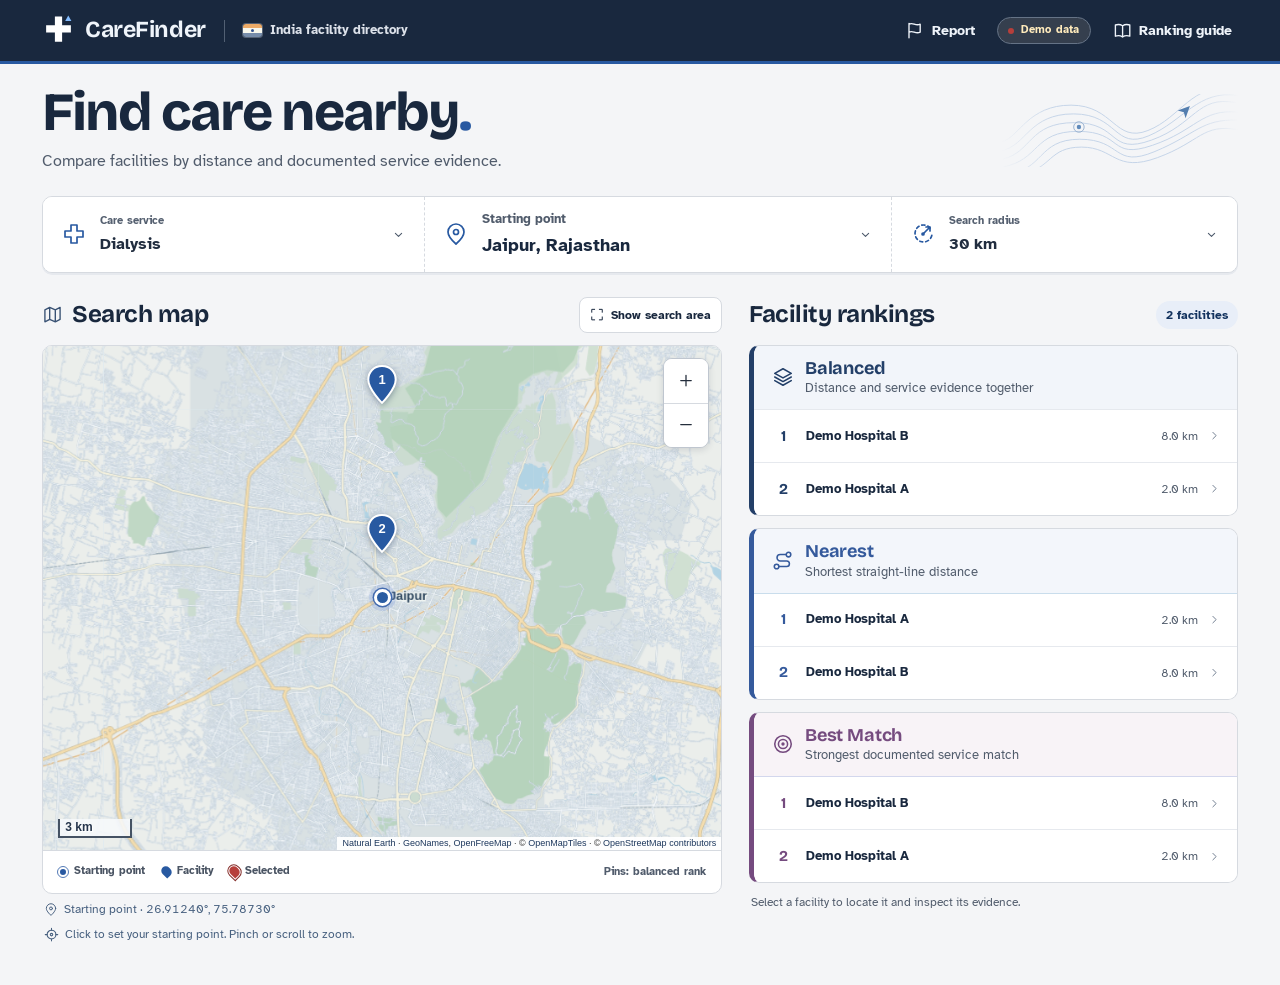
<file: CareFinder_JS/index.html>
<!doctype html>
<html lang="en">
  <head>
    <meta charset="utf-8" />
    <meta name="viewport" content="width=device-width, initial-scale=1" />
    <meta name="color-scheme" content="light" />
    <meta name="care-mode" content="standalone" />
    <meta name="care-suggestions" content="demo" />
    <script type="application/json" id="suggestion-examples">[]</script>
    <meta name="care-reports" content="preview" />
    <meta name="theme-color" content="#102848" />
    <title>CareFinder · India facility directory</title>
    <link
      rel="icon"
      href="data:image/svg+xml,%3Csvg xmlns='http://www.w3.org/2000/svg' viewBox='0 0 32 32'%3E%3Cpath d='M13 5h6v8h8v6h-8v8h-6v-8H5v-6h8z' fill='%23173153'/%3E%3C/svg%3E"
    />
    <link rel="stylesheet" href="leaflet.css" />
    <link rel="stylesheet" href="styles.css" />
    <script defer src="leaflet.js"></script>
    <script defer src="places.js"></script>
    <script defer src="india-geography.js"></script>
    <script defer src="geography.js"></script>
    <script defer src="streets-data.js"></script>
    <script defer src="streets.js"></script>
    <script defer src="demo.js"></script>
    <script defer src="report-form.js"></script>
    <script defer src="atlas.js"></script>
    <script defer src="service-suggestions.js"></script>
    <script defer src="carefinder.js"></script>
  </head>
  <body>
    <svg class="symbols" aria-hidden="true" xmlns="http://www.w3.org/2000/svg">
      <symbol id="i-cross" viewBox="0 0 24 24"><path d="M9 3h6v6h6v6h-6v6H9v-6H3V9h6z" /></symbol>
      <symbol id="i-scope" viewBox="0 0 24 24">
        <circle cx="12" cy="12" r="7" />
        <circle cx="12" cy="12" r="2" />
        <path d="M12 2v3m0 14v3M2 12h3m14 0h3" />
      </symbol>
      <symbol id="i-pin" viewBox="0 0 24 24">
        <path d="M20 10c0 5-8 12-8 12S4 15 4 10a8 8 0 0 1 16 0z" />
        <circle cx="12" cy="10" r="2.5" />
      </symbol>
      <symbol id="i-radius" viewBox="0 0 24 24">
        <path d="M19 6a8.5 8.5 0 1 0 2 6" stroke-dasharray="3 3" />
        <path d="m12 12 7-7m-4 0h4v4" />
        <circle cx="12" cy="12" r="1" />
      </symbol>
      <symbol id="i-chev" viewBox="0 0 24 24"><path d="m7 10 5 5 5-5" /></symbol>
      <symbol id="i-right" viewBox="0 0 24 24"><path d="m9 6 6 6-6 6" /></symbol>
      <symbol id="i-arrow" viewBox="0 0 24 24"><path d="M5 12h14m-6-6 6 6-6 6" /></symbol>
      <symbol id="i-external" viewBox="0 0 24 24"><path d="M14 4h6v6m0-6-10 10m8-1v6H4V6h6" /></symbol>
      <symbol id="i-guide" viewBox="0 0 24 24">
        <path d="M3 5c3-1 6-1 9 1 3-2 6-2 9-1v14c-3-1-6-1-9 1-3-2-6-2-9-1zM12 6v14" />
      </symbol>
      <symbol id="i-map" viewBox="0 0 24 24">
        <path d="m2.5 6 6-3 7 3 6-3v15l-6 3-7-3-6 3zm6-3v15m7-12v15" />
      </symbol>
      <symbol id="i-fit" viewBox="0 0 24 24"><path d="M8 3H3v5m13-5h5v5M3 16v5h5m13-5v5h-5" /></symbol>
      <symbol id="i-layers" viewBox="0 0 24 24">
        <path d="m12 3 9 5-9 5-9-5zm-9 9 9 5 9-5m-18 4 9 5 9-5" />
      </symbol>
      <symbol id="i-route" viewBox="0 0 24 24">
        <circle cx="5" cy="18" r="2.5" />
        <circle cx="18" cy="5" r="2.5" />
        <path d="M7.5 18H16a3 3 0 0 0 0-6H9a3.5 3.5 0 0 1 0-7h6" />
      </symbol>
      <symbol id="i-match" viewBox="0 0 24 24">
        <circle cx="12" cy="12" r="9" />
        <circle cx="12" cy="12" r="5" />
        <circle cx="12" cy="12" r="1" />
      </symbol>
      <symbol id="i-flag" viewBox="0 0 24 24"><path d="M5 21V3m0 1c5-3 8 3 14 0v10c-6 3-9-3-14 0"/></symbol>
      <symbol id="i-street" viewBox="0 0 24 24"><path d="m7 3-5 18m15-18 5 18M12 3v4m0 4v3m0 4v3"/></symbol>
      <symbol id="i-brand" viewBox="0 0 32 32"><path d="M12.5 2.5h7V11h8.5v7h-8.5v9h-7v-9H4v-7h8.5z" fill="currentColor"/><path d="m22.5 6.7 3-5.2 3 5.2z" fill="#83bcff"/></symbol>
      <symbol id="i-doc" viewBox="0 0 24 24"><path d="M6 3h9l4 4v14H6zM14 3v5h5M9 12h7m-7 4h5" /></symbol>
      <symbol id="i-hospital" viewBox="0 0 24 24">
        <path d="M4 21V5h16v16m-18 0h20M12 7v6m-3-3h6m-5 11v-5h4v5" />
      </symbol>
      <symbol id="i-x" viewBox="0 0 24 24"><path d="m6 6 12 12m0-12L6 18" /></symbol>
      <symbol id="i-info" viewBox="0 0 24 24">
        <circle cx="12" cy="12" r="9" />
        <path d="M12 11v6m0-10v.2" />
      </symbol>
      <symbol id="i-check" viewBox="0 0 24 24"><path d="m4 12 5 5L20 6" /></symbol>
      <symbol id="i-plus" viewBox="0 0 24 24"><path d="M5 12h14m-7-7v14" /></symbol>
      <symbol id="i-minus" viewBox="0 0 24 24"><path d="M5 12h14" /></symbol>
      <symbol id="i-gps" viewBox="0 0 24 24"><path d="m21 3-8 18-2-8-8-2z" /></symbol>
      <symbol id="i-search" viewBox="0 0 24 24">
        <circle cx="10" cy="10" r="6" />
        <path d="m15 15 5 5" />
      </symbol>
    </svg>
    <header class="topbar">
      <div class="wrap top-inner">
        <div class="wordmark">
          <svg class="brandmark" aria-hidden="true"><use href="#i-brand" /></svg>CareFinder
        </div>
        <span class="divide"></span
        ><span class="country"><i class="flag" aria-hidden="true"></i> India facility directory</span>
        <div class="top-actions">
          <button class="guide-link" type="button" id="global-report" aria-label="Report an issue"><svg class="ic"><use href="#i-flag"/></svg><span>Report</span></button><span id="data-mode" class="mode-badge" hidden></span
          ><button class="guide-link" id="guide-button" aria-label="Ranking guide">
            <svg class="ic"><use href="#i-guide" /></svg><span>Ranking guide</span>
          </button>
        </div>
      </div>
    </header>
    <main class="wrap">
      <section class="heading">
        <div>
          <h1>Find care nearby<span class="title-dot">.</span></h1>
          <p>Compare facilities by distance and documented service evidence.</p>
        </div>
        <div class="atlas-art" aria-hidden="true">
          <svg viewBox="0 0 270 80" fill="none">
            <g stroke="#b8cbe4" stroke-width="1.1">
              <path d="M0 73C35 65 30 31 83 31s38 38 88 20S223 0 267 8" />
              <path d="M0 63C28 57 31 21 82 21s46 42 86 25S224-7 270 0" />
              <path d="M0 53C20 47 30 11 79 11s50 44 88 29S216-14 266-9" />
              <path d="M0 82C44 74 35 41 87 41s35 33 85 16 56-42 98-38" />
              <path d="M5 89C48 87 40 50 89 50s38 34 86 14 52-37 95-36" />
              <path d="M21 91C58 83 53 59 91 59s38 30 87 12 51-39 92-32" />
            </g>
            <path d="m201 17 14-5-5 14-2-7z" fill="#2c619e" />
            <circle cx="88" cy="36" r="6" stroke="#7899c1" />
            <circle cx="88" cy="36" r="2.5" fill="#3d71ad" />
          </svg>
        </div>
      </section>
      <section class="filters" aria-label="Search settings">
        <div class="control select-shell">
          <span class="control-icon"
            ><svg class="ic"><use href="#i-cross" /></svg
          ></span>
          <div class="field-text">
            <label for="service">Care service</label><span id="service-text">Dialysis</span>
          </div>
          <svg class="ic down"><use href="#i-chev" /></svg
          ><select id="service">
            <option value="dialysis">Dialysis</option>
            <option value="emergency_c_section">Emergency C-section</option>
            <option value="nicu">Neonatal intensive care</option>
            <option value="cardiac_surgery">Cardiac surgery</option>
            <option value="mri">MRI</option>
            <option value="burn_care">Burn care</option>
          </select>
        </div>
        <button class="control location-control" id="origin-button" aria-haspopup="dialog">
          <span class="control-icon"
            ><svg class="ic"><use href="#i-pin" /></svg></span
          ><span class="field-text"
            ><small>Starting point</small><strong id="origin-text">Jaipur, Rajasthan</strong></span
          ><svg class="ic down"><use href="#i-chev" /></svg>
        </button>
        <div class="control select-shell">
          <span class="control-icon"
            ><svg class="ic"><use href="#i-radius" /></svg
          ></span>
          <div class="field-text">
            <label for="radius">Search radius</label><span id="radius-text">30 km</span>
          </div>
          <svg class="ic down"><use href="#i-chev" /></svg
          ><select id="radius">
            <option value="1">1 km</option>
            <option value="5">5 km</option>
            <option value="10">10 km</option>
            <option value="20">20 km</option>
            <option value="30" selected>30 km</option>
            <option value="50">50 km</option>
            <option value="100">100 km</option>
            <option value="4000">All of India</option>
          </select>
        </div>
      </section>
      <div class="workspace">
        <section class="map-column" aria-labelledby="map-heading">
          <div class="section-title">
            <h2 id="map-heading">
              <svg class="ic"><use href="#i-map" /></svg>Search map
            </h2>
            <button class="smallbtn" id="fit">
              <svg class="ic"><use href="#i-fit" /></svg>Show search area
            </button>
          </div>
          <div class="map-card">
            <div class="map-stage">
              <div id="map" role="region" aria-label="Interactive facility map"></div>
              <div class="zoom">
                <button id="zoom-in" title="Zoom in" aria-label="Zoom in">
                  <svg class="ic"><use href="#i-plus" /></svg></button
                ><button id="zoom-out" title="Zoom out" aria-label="Zoom out">
                  <svg class="ic"><use href="#i-minus" /></svg>
                </button>
              </div>
              <button id="search-area" class="search-area" hidden><svg class="ic"><use href="#i-scope" /></svg>Search this area</button>
              <span id="tile-note" class="tile-note" hidden></span>
            </div>
            <div class="legend" aria-label="Map legend">
              <span><i class="origin-key"></i>Starting point</span
              ><span><i class="facility-key"></i>Facility</span
              ><span><i class="selected-key"></i>Selected</span
              ><span id="pin-order">Pins: balanced rank</span>
            </div>
            <div id="selected-strip" class="record-strip" hidden aria-label="Selected facility"></div>
          </div>
          <p class="map-location"><svg class="ic"><use href="#i-pin" /></svg><span id="map-origin-readout"></span></p>
          <p class="map-hint">
            <svg class="ic"><use href="#i-scope" /></svg>Click to set your starting point. Pinch or scroll to zoom.
          </p>
        </section>
        <section class="results-column" aria-labelledby="results-heading">
          <div class="section-title">
            <h2 id="results-heading">Facility rankings</h2>
            <span id="result-count" class="count-badge">Searching…</span>
          </div>
          <div id="result-state"></div>
          <div id="rankings" class="rankings"></div>
          <p class="result-hint" id="result-hint">Select a facility to locate it and inspect its evidence.</p>
        </section>
      </div>
      <div id="announcer" class="sr" role="status" aria-live="polite" aria-atomic="true"></div>
    </main>
    <dialog id="location-dialog" aria-labelledby="location-title">
      <div class="dialog-head">
        <h2 id="location-title">Starting point</h2>
        <button class="iconbtn close-dialog" aria-label="Close">
          <svg class="ic"><use href="#i-x" /></svg>
        </button>
      </div>
      <div class="dialog-body">
        <label for="place-query">Search Indian cities and towns</label
        ><input id="place-query" type="search" placeholder="Jaipur, Mumbai, Patna…" autocomplete="off" />
        <div id="place-options"></div>
        <form id="coordinates">
          <h3>Enter coordinates</h3>
          <div class="coord-inputs">
            <label>Latitude<input id="lat" type="number" required step="any" min="-90" max="90" /></label
            ><label>Longitude<input id="lon" type="number" required step="any" min="-180" max="180" /></label>
          </div>
          <button type="submit" class="primary">Use coordinates</button>
        </form>
        <button type="button" id="geolocate" class="textbtn">
          <svg class="ic"><use href="#i-gps" /></svg>Use my current location
        </button>
        <p id="geo-msg" class="small" role="status"></p>
      </div>
    </dialog>
    <dialog id="record-dialog" aria-labelledby="record-title">
      <div class="dialog-head">
        <h2 id="record-title">Facility record</h2>
        <button class="iconbtn close-dialog" aria-label="Close">
          <svg class="ic"><use href="#i-x" /></svg>
        </button>
      </div>
      <div class="dialog-body" id="record-body"></div>
    </dialog>
    <dialog id="report-dialog" aria-labelledby="report-title">
      <div class="dialog-head"><h2 id="report-title">Report an issue</h2><button type="button" class="iconbtn close-dialog" aria-label="Close"><svg class="ic"><use href="#i-x" /></svg></button></div>
      <div class="dialog-body">
        <div id="report-target-wrap" hidden><label for="report-target">About</label><select id="report-target"></select></div>
        <p id="report-facility" class="report-facility"></p>
        <p id="report-scope" class="small"></p>
        <form id="report-form"><fieldset id="report-fields">
          <label for="report-kind">What looks wrong?</label>
          <select id="report-kind" required>
            <option value="">Choose an issue</option><option value="service">Listed service</option>
            <option value="location">Address or map location</option><option value="facility_details">Facility name or duplicate</option>
            <option value="evidence">Evidence or source</option><option value="other">Something else</option>
          </select>
          <div id="report-record-wrap" hidden><label for="report-record">Which statement looks wrong? (optional)</label><select id="report-record"></select></div>
          <label for="report-change">What is wrong, and what is correct?</label>
          <textarea id="report-change" rows="3" required maxlength="2000" placeholder="Describe the issue and the change you suggest."></textarea>
          <label for="report-source">Supporting link (optional)</label>
          <input id="report-source" type="url" maxlength="2048" placeholder="https://" />
          <p class="small">Please include facility information only.</p>
          <button type="submit" class="primary" id="report-submit">Submit report</button>
        </fieldset></form>
        <p id="report-error" role="alert" hidden></p>
        <div id="report-outcome" role="status" hidden></div>
      </div>
    </dialog>
    <dialog id="guide-dialog" aria-labelledby="guide-title">
      <div class="dialog-head">
        <h2 id="guide-title">Ranking guide</h2>
        <button class="iconbtn close-dialog" aria-label="Close">
          <svg class="ic"><use href="#i-x" /></svg>
        </button>
      </div>
      <div class="dialog-body" id="guide-body"></div>
    </dialog>
    <noscript>Enable JavaScript to use the interactive facility map and rankings.</noscript>
  </body>
</html>
</file>
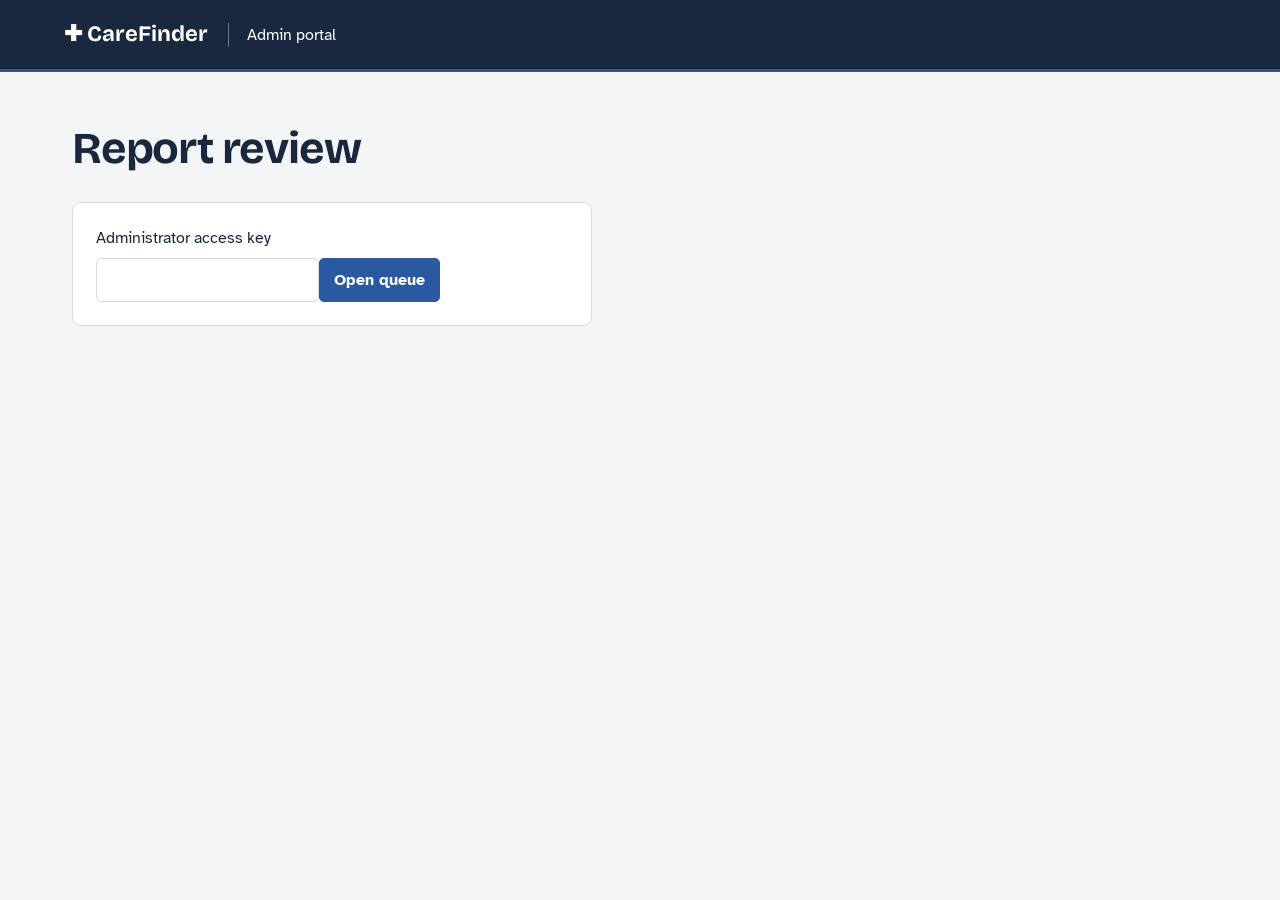
<file: CareFinder_JS/admin.html>
<!doctype html><html lang="en"><meta charset="utf-8"><meta name="viewport" content="width=device-width,initial-scale=1"><meta name="care-admin-mode" content="live"><title>CareFinder · Report review</title>
<style>
@font-face{font-family:"Atkinson Hyperlegible";src:url("font-atkinson-400.woff2") format("woff2");font-weight:400}@font-face{font-family:"Atkinson Hyperlegible";src:url("font-atkinson-700.woff2") format("woff2");font-weight:700}@font-face{font-family:"Bricolage Grotesque";src:url("font-bricolage.woff2") format("woff2");font-weight:200 800}*{box-sizing:border-box}body{margin:0;background:#f4f5f7;color:#19283e;font:16px/1.5 "Atkinson Hyperlegible",system-ui,sans-serif}header{background:#19283e;border-bottom:3px solid #2859a1;color:white;padding:18px max(5%,calc((100vw - 1180px)/2));display:flex;gap:20px;align-items:center;white-space:nowrap}header b{font-size:22px;font-family:"Bricolage Grotesque",sans-serif}header span{border-left:1px solid #64778b;padding-left:18px}main{max-width:1180px;margin:44px auto;padding:0 22px}h1{font-family:"Bricolage Grotesque",sans-serif;font-size:44px;letter-spacing:-1.2px;margin:0 0 20px}h2{font-family:"Bricolage Grotesque",sans-serif;font-size:22px;margin:0}button,input,select{font:inherit;color:inherit}button,select,input{border:1px solid #d6dae0;background:white;border-radius:5px;padding:9px 14px}button{cursor:pointer}button:focus-visible,:focus-visible{outline:3px solid #b63f3b}button:disabled{opacity:.6}#layout{display:grid;grid-template-columns:minmax(260px,.85fr) minmax(0,1.4fr);gap:20px}article,aside,form{background:white;border:1px solid #d6dae0;border-radius:9px;padding:23px}.bar,footer{display:flex;align-items:center;justify-content:space-between;gap:8px}.bar select{font-weight:600}.count,small,dt{color:#515c6c}.item{width:100%;text-align:left;border:0;border-top:1px solid #dce5ed;border-radius:0;padding:16px 10px}.item strong,.item small{display:block}.item[aria-current=true]{background:#fff1ec;box-shadow:inset 4px 0 #b63f3b}.item strong{font-size:16px}.tag{color:#13335f;background:#e8eef8;padding:3px 9px;border-radius:12px;font-size:12px;font-weight:700}.note{color:#19283e;font-size:18px;white-space:pre-wrap;overflow-wrap:anywhere;padding:18px;background:#e8eef8;border-left:4px solid #2859a1}dl{display:grid;grid-template-columns:120px 1fr;gap:9px;margin:24px 0}dd{margin:0;overflow-wrap:anywhere}footer{justify-content:flex-start;border-top:1px solid #dde5ec;padding-top:16px}.primary{color:white;background:#2859a1;border-color:#2859a1;font-weight:700}#msg{min-height:24px}form{max-width:520px}form label{display:block;margin-bottom:8px}[hidden]{display:none!important}@media(max-width:750px){#layout{grid-template-columns:1fr}main{margin-top:20px}.note{color:#19283e;font-size:16px}}
.editor{margin-top:18px;border-top:1px solid #dde5ec;padding-top:16px;display:grid;gap:10px}.editor label{display:grid;gap:4px;font-weight:600}.editor .row{display:grid;grid-template-columns:1fr 1fr;gap:10px}.editor textarea{font:inherit;border:1px solid #d6dae0;border-radius:5px;padding:9px;min-height:70px}.current{background:#f6f8fb;border-radius:6px;padding:10px 12px;font-size:14px}.applied{background:#eaf6ee;border-left:3px solid #2f7d4a;padding:10px 12px;margin-top:14px}.editor fieldset{border:1px solid #d6dae0;border-radius:8px;padding:12px 14px;margin:0;display:grid;gap:10px}.editor legend{font-weight:700;padding:0 6px;font-family:"Bricolage Grotesque",sans-serif}.res{display:grid;grid-template-columns:minmax(140px,1fr) 150px 90px;gap:8px;align-items:center}.res+.res{border-top:1px dashed #d6dae0;padding-top:8px}.res .qs{grid-column:1/-1;display:grid;gap:4px}.q{display:flex;gap:8px;align-items:flex-start;font-size:14px;color:#3b4a5e}.q.hl{background:#fff1ec;border-left:4px solid #b63f3b;padding:4px 8px;border-radius:0 6px 6px 0}.q input{margin-top:3px}.q small{color:#515c6c}.res label{font-weight:700;display:block}.res select,.res input[type=number]{width:100%}</style>
<header><b>✚ CareFinder</b><span>Admin portal</span></header><main><h1>Report review</h1>
<form id="login"><label for="key">Administrator access key</label><input id="key" type="password" required autocomplete="current-password"><button class="primary">Open queue</button></form>
<p role="status" id="msg"></p><div id="layout" hidden><aside><div class="bar"><select id="filter" aria-label="Report status"><option value="pending">Pending tasks</option><option value="accepted">Accepted</option><option value="rejected">Not accepted</option></select><button id="refresh">Refresh</button></div><p class="count" id="count"></p><div id="list"></div></aside><article id="detail" aria-label="Report details"></article></div></main>
<script>
"use strict";
const $=id=>document.getElementById(id),demo=document.querySelector('meta[name="care-admin-mode"]')?.content==="demo"||location.protocol==="file:";
const samples=[["demo_a","location","Please verify the map pin against the address in the source record."],["demo_b","service","Please check whether the record still lists on-site dialysis."]].map(([facility_id,issue_type,suggested_change],i)=>({facility_id,issue_type,suggested_change,status:"pending",service_id:"dialysis",report_id:"sample-"+(i+1),record_id:"demo_record_"+(i?"b":"a"),received_at:"2026-11-21T16:00:00Z",data_mode:"demo",source_url:null,change:null}));
const ISSUE={service:"Listed service",location:"Address or map location",facility_details:"Facility name or duplicate",evidence:"Evidence or source",other:"Something else"};
let token="",rows=[],selected=null,busy=false,editing=null,snapshot=null;
function el(tag,text){const e=document.createElement(tag);if(text!=null)e.textContent=text;return e}
function input(label,id,value,type="text"){const l=el("label",label),i=el("input");i.id=id;i.type=type;i.value=value??"";if(type==="number")i.step="any";l.append(i);return l}
const OPWORD={present:"documented",absent:"not available",unknown:"unknown"};
function describe(c){if(!c)return"No data change.";
 if(c.kind==="edit")return c.ops.map(o=>o.op==="details"?"Details: "+Object.entries(o.fields).map(([k,v])=>k.replace(/_/g," ")+" → "+v).join("; ")
   :o.op==="location"?"Map location → "+o.latitude+", "+o.longitude
   :o.op==="service"?(o.offered?"Service marked as offered":"Service removed")
   :o.op==="resource"?o.resource.replace(/_/g," ")+" → "+OPWORD[o.status]+(o.count!=null?" ("+o.count+")":"")
   :"Removed statement “"+o.quote+"”").join(". ")+". Verification: "+c.note;
 if(c.kind==="set_location")return"Map location set to "+c.latitude+", "+c.longitude+".";
 if(c.kind==="set_details")return"Facility details changed: "+Object.entries(c.fields).map(([k,v])=>k.replace(/_/g," ")+" → "+v).join("; ")+".";
 if(c.kind==="set_service")return(c.offered?"Service confirmed as offered":"Service removed from this facility")+". Verification: "+c.note;
 return"Accepted without a data change."+(c.note?" Note: "+c.note:"")}
function paint(){
 const status=$("filter").value,items=rows.filter(r=>r.status===status);
 $("count").textContent=items.length+" "+(items.length===1?"report":"reports");
 const list=$("list"),panel=$("detail");list.replaceChildren();panel.replaceChildren();
 const row=items.find(r=>r.report_id===selected);
 for(const r of items){const b=el("button","");b.className="item";b.disabled=busy;b.setAttribute("aria-current",String(r===row));b.append(el("strong",r.facility_name||(r.facility_id?"Unknown facility":"Map or search experience")),el("small",ISSUE[r.issue_type]+" · "+(r.service_name||r.service_id)),el("span",(r.suggested_change||"").slice(0,85)));b.onclick=()=>{selected=r.report_id;editing=null;snapshot=null;paint()};list.append(b)}
 if(!row){panel.append(el("h2",items.length?"Select a report":"No "+(status==="rejected"?"declined":status)+" reports"));return}
 const tag=el("span",row.status==="rejected"?"Not accepted":row.status);tag.className="tag";
 panel.append(tag,el("h2",row.facility_name||(row.facility_id?"Unknown facility":"Map or search experience")));if(row.facility_address)panel.append(el("p",row.facility_address));
 const quote=el("p",row.suggested_change);quote.className="note";panel.append(quote);
 const dl=el("dl","");for(const [label,value] of [["Issue",ISSUE[row.issue_type]||row.issue_type],["Service",row.service_name||row.service_id],["Received",(row.received_at||"").replace("T"," ").replace("+00:00"," UTC")],["Source",row.source_url],["Report ID",row.report_id]]){const dd=el("dd",value||"—");if(label==="Source"&&/^https?:\/\//i.test(value||"")){const a=el("a",value);a.href=value;a.target="_blank";a.rel="noopener noreferrer";dd.replaceChildren(a)}dl.append(el("dt",label),dd)}panel.append(dl);
 if(row.status==="accepted"){const a=el("div","");a.className="applied";a.append(el("strong","Applied to the data: "),el("span",describe(row.change)));panel.append(a)}
 if(status!=="pending")return;
 if(editing===row.report_id){panel.append(editor(row));return}
 const actions=el("footer","");
 const acc=el("button","Review and edit data…");acc.className="primary";acc.disabled=busy;acc.onclick=()=>openEditor(row);
 const rej=el("button","Not accept");rej.disabled=busy;rej.onclick=()=>decide(row,"rejected");
 actions.append(acc,rej);panel.append(actions)}
async function openEditor(row){editing=row.report_id;snapshot=null;
 if(row.facility_id&&!demo){try{snapshot=await api(null,"/api/admin/facility?facility_id="+encodeURIComponent(row.facility_id)+"&service_id="+encodeURIComponent(row.service_id))}catch(e){$("msg").textContent=e.message}}
 paint()}
function field(label,id,value,type="text"){const l=el("label",label),i=el("input");i.id=id;i.type=type;i.value=value??"";if(type==="number")i.step="any";l.append(i);return l}
function quoteRow(slot,q,report,idx){const lab=el("label","");lab.className="q"+(report.includes(q.quote)?" hl":"");const c=el("input");c.type="checkbox";c.dataset.slot=slot;c.dataset.quote=q.quote;c.className="rmq";
 lab.append(c,el("span","Remove “"+q.quote+"” "),el("small","("+q.field.replace(/_/g," ")+")"));return lab}
function editor(row){
 const box=el("div","");box.className="editor";const s=snapshot||{};const svcName=row.service_name||row.service_id;
 if(!row.facility_id){const l=el("label","Note (optional)");const t=el("textarea");t.id="note";l.append(t);box.append(l);
  const f=el("footer","");const ok=el("button","Accept without changing data");ok.className="primary";ok.onclick=()=>decide(row,"accepted",{kind:"none",note:$("note").value.trim()});
  const cancel=el("button","Cancel");cancel.onclick=()=>{editing=null;paint()};f.append(ok,cancel);box.append(f);return box}
 const fd=el("fieldset");fd.append(el("legend","Facility details"));
 const r1=el("div","");r1.className="row";r1.append(field("Name","e_name",s.name),field("Address line","e_address_line1",s.address_line1));
 const r2=el("div","");r2.className="row";r2.append(field("City","e_address_city",s.address_city),field("State","e_address_stateOrRegion",s.address_stateOrRegion));
 const r3=el("div","");r3.className="row";r3.append(field("Latitude","e_lat",s.latitude,"number"),field("Longitude","e_lon",s.longitude,"number"));
 fd.append(r1,r2,r3);box.append(fd);
 const fs=el("fieldset");fs.append(el("legend",svcName+" at this facility"));
 const sl=el("label","Service status");const ss=el("select");ss.id="e_service";ss.append(new Option("Offered","yes"),new Option("Not offered","no"));ss.value=s.service_offered?"yes":"no";sl.append(ss);fs.append(sl);
 for(const q of s.service_quotes||[])fs.append(quoteRow(row.service_id+"_offered",q,row.suggested_change||""));
 box.append(fs);
 if((s.resources||[]).length){const fr=el("fieldset");fr.append(el("legend","Requirements for "+svcName));
  for(const r of s.resources){const d=el("div","");d.className="res";d.dataset.res=r.resource;
   const name=el("div","");name.append(el("label",r.label),el("small",r.kind));
   const st=el("select");st.className="rs";st.append(new Option("Documented","present"),new Option("Not available","absent"),new Option("Unknown","unknown"));st.value=r.status;st.dataset.orig=r.status;
   const cn=el("input");cn.type="number";cn.min="0";cn.step="1";cn.className="rc";cn.placeholder="count";cn.value=r.count??"";cn.dataset.orig=r.count??"";cn.disabled=!["staff","equipment"].includes(r.kind);
   const qs=el("div","");qs.className="qs";for(const q of r.quotes)qs.append(quoteRow(r.resource,q,row.suggested_change||""));
   d.append(name,st,cn,qs);fr.append(d)}
  box.append(fr)}
 const nl=el("label","How was this verified? (shown to users as the evidence for your changes)");const t=el("textarea");t.id="note";t.value=row.source_url?"Verified against "+row.source_url:"";nl.append(t);box.append(nl);
 const save=el("button","Save changes and accept");save.className="primary";save.disabled=busy;
 save.onclick=()=>{const ops=[],v=id=>$(id)?.value?.trim()??"";
  const fields={};for(const k of["name","address_line1","address_city","address_stateOrRegion"]){const val=v("e_"+k);if(val&&val!==(s[k]??""))fields[k]=val}
  if(Object.keys(fields).length)ops.push({op:"details",fields});
  const lat=Number(v("e_lat")),lon=Number(v("e_lon"));if(Math.abs(lat-s.latitude)>1e-7||Math.abs(lon-s.longitude)>1e-7)ops.push({op:"location",latitude:lat,longitude:lon});
  if((v("e_service")==="yes")!==!!s.service_offered)ops.push({op:"service",offered:v("e_service")==="yes"});
  for(const d of box.querySelectorAll(".res")){const st=d.querySelector(".rs"),cn=d.querySelector(".rc");
   if(st.value!==st.dataset.orig||String(cn.value)!==String(cn.dataset.orig))ops.push({op:"resource",resource:d.dataset.res,status:st.value,count:(cn.value===""||st.value!=="present")?null:Number(cn.value)})}
  for(const c of box.querySelectorAll(".rmq:checked"))ops.push({op:"remove_quote",slot:c.dataset.slot,quote:c.dataset.quote});
  if(!ops.length){$("msg").textContent="Nothing was changed. Use “Accept without changing data” instead.";return}
  decide(row,"accepted",{kind:"edit",ops,note:v("note")})};
 const plain=el("button","Accept without changing data");plain.onclick=()=>decide(row,"accepted",{kind:"none",note:$("note").value.trim()});
 const cancel=el("button","Cancel");cancel.onclick=()=>{editing=null;paint()};
 const f=el("footer","");f.append(save,plain,cancel);box.append(f);return box}
async function api(body,path="/api/admin/reports"){const response=await fetch(path,{method:body?"POST":"GET",cache:"no-store",headers:{"Authorization":"Bearer "+token,"Content-Type":"application/json"},body:body?JSON.stringify(body):undefined});const data=await response.json();if(!response.ok)throw Error(data.error||"Request failed.");return data}
async function load(){if(busy)return;busy=true;$("refresh").disabled=true;try{rows=demo?samples:await api();$("layout").hidden=false;$("login").hidden=true;$("msg").textContent=demo?"Demo inbox · Decisions last until this page is closed or refreshed.":"";}catch(e){$("msg").textContent=e.message}finally{busy=false;$("refresh").disabled=false;paint()}}
async function decide(row,status,change){if(busy)return;busy=true;$("msg").textContent=status==="accepted"?"Applying the change and updating search results…":"";paint();
 try{let res={change:change||null,data_updated:false};if(!demo)res=await api({report_id:row.report_id,status,change});
  row.status=status;row.change=res.change;editing=null;selected=null;
  $("msg").textContent="Report "+row.report_id+" marked "+(status==="accepted"?"accepted":"not accepted")+"."+(res.data_updated?" Data updated: "+describe(res.change)+" Search results now reflect it.":"")}
 catch(e){$("msg").textContent=e.message}finally{busy=false;paint()}}
$("filter").onchange=()=>{selected=null;editing=null;paint()};$("refresh").onclick=load;$("login").onsubmit=e=>{e.preventDefault();token=$("key").value;$("key").value="";load()};if(demo)load();
</script></html>
</file>
<file: CareFinder_JS/leaflet.css>
/* required styles */

.leaflet-pane,
.leaflet-tile,
.leaflet-marker-icon,
.leaflet-marker-shadow,
.leaflet-tile-container,
.leaflet-pane > svg,
.leaflet-pane > canvas,
.leaflet-zoom-box,
.leaflet-image-layer,
.leaflet-layer {
	position: absolute;
	left: 0;
	top: 0;
	}
.leaflet-container {
	overflow: hidden;
	}
.leaflet-tile,
.leaflet-marker-icon,
.leaflet-marker-shadow {
	-webkit-user-select: none;
	   -moz-user-select: none;
	        user-select: none;
	  -webkit-user-drag: none;
	}
/* Prevents IE11 from highlighting tiles in blue */
.leaflet-tile::selection {
	background: transparent;
}
/* Safari renders non-retina tile on retina better with this, but Chrome is worse */
.leaflet-safari .leaflet-tile {
	image-rendering: -webkit-optimize-contrast;
	}
/* hack that prevents hw layers "stretching" when loading new tiles */
.leaflet-safari .leaflet-tile-container {
	width: 1600px;
	height: 1600px;
	-webkit-transform-origin: 0 0;
	}
.leaflet-marker-icon,
.leaflet-marker-shadow {
	display: block;
	}
/* .leaflet-container svg: reset svg max-width decleration shipped in Joomla! (joomla.org) 3.x */
/* .leaflet-container img: map is broken in FF if you have max-width: 100% on tiles */
.leaflet-container .leaflet-overlay-pane svg {
	max-width: none !important;
	max-height: none !important;
	}
.leaflet-container .leaflet-marker-pane img,
.leaflet-container .leaflet-shadow-pane img,
.leaflet-container .leaflet-tile-pane img,
.leaflet-container img.leaflet-image-layer,
.leaflet-container .leaflet-tile {
	max-width: none !important;
	max-height: none !important;
	width: auto;
	padding: 0;
	}

.leaflet-container img.leaflet-tile {
	/* See: https://bugs.chromium.org/p/chromium/issues/detail?id=600120 */
	mix-blend-mode: plus-lighter;
}

.leaflet-container.leaflet-touch-zoom {
	-ms-touch-action: pan-x pan-y;
	touch-action: pan-x pan-y;
	}
.leaflet-container.leaflet-touch-drag {
	-ms-touch-action: pinch-zoom;
	/* Fallback for FF which doesn't support pinch-zoom */
	touch-action: none;
	touch-action: pinch-zoom;
}
.leaflet-container.leaflet-touch-drag.leaflet-touch-zoom {
	-ms-touch-action: none;
	touch-action: none;
}
.leaflet-container {
	-webkit-tap-highlight-color: transparent;
}
.leaflet-container a {
	-webkit-tap-highlight-color: rgba(51, 181, 229, 0.4);
}
.leaflet-tile {
	filter: inherit;
	visibility: hidden;
	}
.leaflet-tile-loaded {
	visibility: inherit;
	}
.leaflet-zoom-box {
	width: 0;
	height: 0;
	-moz-box-sizing: border-box;
	     box-sizing: border-box;
	z-index: 800;
	}
/* workaround for https://bugzilla.mozilla.org/show_bug.cgi?id=888319 */
.leaflet-overlay-pane svg {
	-moz-user-select: none;
	}

.leaflet-pane         { z-index: 400; }

.leaflet-tile-pane    { z-index: 200; }
.leaflet-overlay-pane { z-index: 400; }
.leaflet-shadow-pane  { z-index: 500; }
.leaflet-marker-pane  { z-index: 600; }
.leaflet-tooltip-pane   { z-index: 650; }
.leaflet-popup-pane   { z-index: 700; }

.leaflet-map-pane canvas { z-index: 100; }
.leaflet-map-pane svg    { z-index: 200; }

.leaflet-vml-shape {
	width: 1px;
	height: 1px;
	}
.lvml {
	behavior: url(#default#VML);
	display: inline-block;
	position: absolute;
	}


/* control positioning */

.leaflet-control {
	position: relative;
	z-index: 800;
	pointer-events: visiblePainted; /* IE 9-10 doesn't have auto */
	pointer-events: auto;
	}
.leaflet-top,
.leaflet-bottom {
	position: absolute;
	z-index: 1000;
	pointer-events: none;
	}
.leaflet-top {
	top: 0;
	}
.leaflet-right {
	right: 0;
	}
.leaflet-bottom {
	bottom: 0;
	}
.leaflet-left {
	left: 0;
	}
.leaflet-control {
	float: left;
	clear: both;
	}
.leaflet-right .leaflet-control {
	float: right;
	}
.leaflet-top .leaflet-control {
	margin-top: 10px;
	}
.leaflet-bottom .leaflet-control {
	margin-bottom: 10px;
	}
.leaflet-left .leaflet-control {
	margin-left: 10px;
	}
.leaflet-right .leaflet-control {
	margin-right: 10px;
	}


/* zoom and fade animations */

.leaflet-fade-anim .leaflet-popup {
	opacity: 0;
	-webkit-transition: opacity 0.2s linear;
	   -moz-transition: opacity 0.2s linear;
	        transition: opacity 0.2s linear;
	}
.leaflet-fade-anim .leaflet-map-pane .leaflet-popup {
	opacity: 1;
	}
.leaflet-zoom-animated {
	-webkit-transform-origin: 0 0;
	    -ms-transform-origin: 0 0;
	        transform-origin: 0 0;
	}
svg.leaflet-zoom-animated {
	will-change: transform;
}

.leaflet-zoom-anim .leaflet-zoom-animated {
	-webkit-transition: -webkit-transform 0.25s cubic-bezier(0,0,0.25,1);
	   -moz-transition:    -moz-transform 0.25s cubic-bezier(0,0,0.25,1);
	        transition:         transform 0.25s cubic-bezier(0,0,0.25,1);
	}
.leaflet-zoom-anim .leaflet-tile,
.leaflet-pan-anim .leaflet-tile {
	-webkit-transition: none;
	   -moz-transition: none;
	        transition: none;
	}

.leaflet-zoom-anim .leaflet-zoom-hide {
	visibility: hidden;
	}


/* cursors */

.leaflet-interactive {
	cursor: pointer;
	}
.leaflet-grab {
	cursor: -webkit-grab;
	cursor:    -moz-grab;
	cursor:         grab;
	}
.leaflet-crosshair,
.leaflet-crosshair .leaflet-interactive {
	cursor: crosshair;
	}
.leaflet-popup-pane,
.leaflet-control {
	cursor: auto;
	}
.leaflet-dragging .leaflet-grab,
.leaflet-dragging .leaflet-grab .leaflet-interactive,
.leaflet-dragging .leaflet-marker-draggable {
	cursor: move;
	cursor: -webkit-grabbing;
	cursor:    -moz-grabbing;
	cursor:         grabbing;
	}

/* marker & overlays interactivity */
.leaflet-marker-icon,
.leaflet-marker-shadow,
.leaflet-image-layer,
.leaflet-pane > svg path,
.leaflet-tile-container {
	pointer-events: none;
	}

.leaflet-marker-icon.leaflet-interactive,
.leaflet-image-layer.leaflet-interactive,
.leaflet-pane > svg path.leaflet-interactive,
svg.leaflet-image-layer.leaflet-interactive path {
	pointer-events: visiblePainted; /* IE 9-10 doesn't have auto */
	pointer-events: auto;
	}

/* visual tweaks */

.leaflet-container {
	background: #ddd;
	outline-offset: 1px;
	}
.leaflet-container a {
	color: #0078A8;
	}
.leaflet-zoom-box {
	border: 2px dotted #38f;
	background: rgba(255,255,255,0.5);
	}


/* general typography */
.leaflet-container {
	font-family: "Helvetica Neue", Arial, Helvetica, sans-serif;
	font-size: 12px;
	font-size: 0.75rem;
	line-height: 1.5;
	}


/* general toolbar styles */

.leaflet-bar {
	box-shadow: 0 1px 5px rgba(0,0,0,0.65);
	border-radius: 4px;
	}
.leaflet-bar a {
	background-color: #fff;
	border-bottom: 1px solid #ccc;
	width: 26px;
	height: 26px;
	line-height: 26px;
	display: block;
	text-align: center;
	text-decoration: none;
	color: black;
	}
.leaflet-bar a,
.leaflet-control-layers-toggle {
	background-position: 50% 50%;
	background-repeat: no-repeat;
	display: block;
	}
.leaflet-bar a:hover,
.leaflet-bar a:focus {
	background-color: #f4f4f4;
	}
.leaflet-bar a:first-child {
	border-top-left-radius: 4px;
	border-top-right-radius: 4px;
	}
.leaflet-bar a:last-child {
	border-bottom-left-radius: 4px;
	border-bottom-right-radius: 4px;
	border-bottom: none;
	}
.leaflet-bar a.leaflet-disabled {
	cursor: default;
	background-color: #f4f4f4;
	color: #bbb;
	}

.leaflet-touch .leaflet-bar a {
	width: 30px;
	height: 30px;
	line-height: 30px;
	}
.leaflet-touch .leaflet-bar a:first-child {
	border-top-left-radius: 2px;
	border-top-right-radius: 2px;
	}
.leaflet-touch .leaflet-bar a:last-child {
	border-bottom-left-radius: 2px;
	border-bottom-right-radius: 2px;
	}

/* zoom control */

.leaflet-control-zoom-in,
.leaflet-control-zoom-out {
	font: bold 18px 'Lucida Console', Monaco, monospace;
	text-indent: 1px;
	}

.leaflet-touch .leaflet-control-zoom-in, .leaflet-touch .leaflet-control-zoom-out  {
	font-size: 22px;
	}


/* layers control */

.leaflet-control-layers {
	box-shadow: 0 1px 5px rgba(0,0,0,0.4);
	background: #fff;
	border-radius: 5px;
	}
.leaflet-control-layers-toggle {
	background-image: url("[data-uri]");
	width: 36px;
	height: 36px;
	}
.leaflet-retina .leaflet-control-layers-toggle {
	background-image: url("[data-uri]");
	background-size: 26px 26px;
	}
.leaflet-touch .leaflet-control-layers-toggle {
	width: 44px;
	height: 44px;
	}
.leaflet-control-layers .leaflet-control-layers-list,
.leaflet-control-layers-expanded .leaflet-control-layers-toggle {
	display: none;
	}
.leaflet-control-layers-expanded .leaflet-control-layers-list {
	display: block;
	position: relative;
	}
.leaflet-control-layers-expanded {
	padding: 6px 10px 6px 6px;
	color: #333;
	background: #fff;
	}
.leaflet-control-layers-scrollbar {
	overflow-y: scroll;
	overflow-x: hidden;
	padding-right: 5px;
	}
.leaflet-control-layers-selector {
	margin-top: 2px;
	position: relative;
	top: 1px;
	}
.leaflet-control-layers label {
	display: block;
	font-size: 13px;
	font-size: 1.08333em;
	}
.leaflet-control-layers-separator {
	height: 0;
	border-top: 1px solid #ddd;
	margin: 5px -10px 5px -6px;
	}

/* Default icon URLs */
.leaflet-default-icon-path { /* used only in path-guessing heuristic, see L.Icon.Default */
	background-image: url("[data-uri]");
	}


/* attribution and scale controls */

.leaflet-container .leaflet-control-attribution {
	background: #fff;
	background: rgba(255, 255, 255, 0.8);
	margin: 0;
	}
.leaflet-control-attribution,
.leaflet-control-scale-line {
	padding: 0 5px;
	color: #333;
	line-height: 1.4;
	}
.leaflet-control-attribution a {
	text-decoration: none;
	}
.leaflet-control-attribution a:hover,
.leaflet-control-attribution a:focus {
	text-decoration: underline;
	}
.leaflet-attribution-flag {
	display: inline !important;
	vertical-align: baseline !important;
	width: 1em;
	height: 0.6669em;
	}
.leaflet-left .leaflet-control-scale {
	margin-left: 5px;
	}
.leaflet-bottom .leaflet-control-scale {
	margin-bottom: 5px;
	}
.leaflet-control-scale-line {
	border: 2px solid #777;
	border-top: none;
	line-height: 1.1;
	padding: 2px 5px 1px;
	white-space: nowrap;
	-moz-box-sizing: border-box;
	     box-sizing: border-box;
	background: rgba(255, 255, 255, 0.8);
	text-shadow: 1px 1px #fff;
	}
.leaflet-control-scale-line:not(:first-child) {
	border-top: 2px solid #777;
	border-bottom: none;
	margin-top: -2px;
	}
.leaflet-control-scale-line:not(:first-child):not(:last-child) {
	border-bottom: 2px solid #777;
	}

.leaflet-touch .leaflet-control-attribution,
.leaflet-touch .leaflet-control-layers,
.leaflet-touch .leaflet-bar {
	box-shadow: none;
	}
.leaflet-touch .leaflet-control-layers,
.leaflet-touch .leaflet-bar {
	border: 2px solid rgba(0,0,0,0.2);
	background-clip: padding-box;
	}


/* popup */

.leaflet-popup {
	position: absolute;
	text-align: center;
	margin-bottom: 20px;
	}
.leaflet-popup-content-wrapper {
	padding: 1px;
	text-align: left;
	border-radius: 12px;
	}
.leaflet-popup-content {
	margin: 13px 24px 13px 20px;
	line-height: 1.3;
	font-size: 13px;
	font-size: 1.08333em;
	min-height: 1px;
	}
.leaflet-popup-content p {
	margin: 17px 0;
	margin: 1.3em 0;
	}
.leaflet-popup-tip-container {
	width: 40px;
	height: 20px;
	position: absolute;
	left: 50%;
	margin-top: -1px;
	margin-left: -20px;
	overflow: hidden;
	pointer-events: none;
	}
.leaflet-popup-tip {
	width: 17px;
	height: 17px;
	padding: 1px;

	margin: -10px auto 0;
	pointer-events: auto;

	-webkit-transform: rotate(45deg);
	   -moz-transform: rotate(45deg);
	    -ms-transform: rotate(45deg);
	        transform: rotate(45deg);
	}
.leaflet-popup-content-wrapper,
.leaflet-popup-tip {
	background: white;
	color: #333;
	box-shadow: 0 3px 14px rgba(0,0,0,0.4);
	}
.leaflet-container a.leaflet-popup-close-button {
	position: absolute;
	top: 0;
	right: 0;
	border: none;
	text-align: center;
	width: 24px;
	height: 24px;
	font: 16px/24px Tahoma, Verdana, sans-serif;
	color: #757575;
	text-decoration: none;
	background: transparent;
	}
.leaflet-container a.leaflet-popup-close-button:hover,
.leaflet-container a.leaflet-popup-close-button:focus {
	color: #585858;
	}
.leaflet-popup-scrolled {
	overflow: auto;
	}

.leaflet-oldie .leaflet-popup-content-wrapper {
	-ms-zoom: 1;
	}
.leaflet-oldie .leaflet-popup-tip {
	width: 24px;
	margin: 0 auto;

	-ms-filter: "progid:DXImageTransform.Microsoft.Matrix(M11=0.70710678, M12=0.70710678, M21=-0.70710678, M22=0.70710678)";
	filter: progid:DXImageTransform.Microsoft.Matrix(M11=0.70710678, M12=0.70710678, M21=-0.70710678, M22=0.70710678);
	}

.leaflet-oldie .leaflet-control-zoom,
.leaflet-oldie .leaflet-control-layers,
.leaflet-oldie .leaflet-popup-content-wrapper,
.leaflet-oldie .leaflet-popup-tip {
	border: 1px solid #999;
	}


/* div icon */

.leaflet-div-icon {
	background: #fff;
	border: 1px solid #666;
	}


/* Tooltip */
/* Base styles for the element that has a tooltip */
.leaflet-tooltip {
	position: absolute;
	padding: 6px;
	background-color: #fff;
	border: 1px solid #fff;
	border-radius: 3px;
	color: #222;
	white-space: nowrap;
	-webkit-user-select: none;
	-moz-user-select: none;
	-ms-user-select: none;
	user-select: none;
	pointer-events: none;
	box-shadow: 0 1px 3px rgba(0,0,0,0.4);
	}
.leaflet-tooltip.leaflet-interactive {
	cursor: pointer;
	pointer-events: auto;
	}
.leaflet-tooltip-top:before,
.leaflet-tooltip-bottom:before,
.leaflet-tooltip-left:before,
.leaflet-tooltip-right:before {
	position: absolute;
	pointer-events: none;
	border: 6px solid transparent;
	background: transparent;
	content: "";
	}

/* Directions */

.leaflet-tooltip-bottom {
	margin-top: 6px;
}
.leaflet-tooltip-top {
	margin-top: -6px;
}
.leaflet-tooltip-bottom:before,
.leaflet-tooltip-top:before {
	left: 50%;
	margin-left: -6px;
	}
.leaflet-tooltip-top:before {
	bottom: 0;
	margin-bottom: -12px;
	border-top-color: #fff;
	}
.leaflet-tooltip-bottom:before {
	top: 0;
	margin-top: -12px;
	margin-left: -6px;
	border-bottom-color: #fff;
	}
.leaflet-tooltip-left {
	margin-left: -6px;
}
.leaflet-tooltip-right {
	margin-left: 6px;
}
.leaflet-tooltip-left:before,
.leaflet-tooltip-right:before {
	top: 50%;
	margin-top: -6px;
	}
.leaflet-tooltip-left:before {
	right: 0;
	margin-right: -12px;
	border-left-color: #fff;
	}
.leaflet-tooltip-right:before {
	left: 0;
	margin-left: -12px;
	border-right-color: #fff;
	}

/* Printing */

@media print {
	/* Prevent printers from removing background-images of controls. */
	.leaflet-control {
		-webkit-print-color-adjust: exact;
		print-color-adjust: exact;
		}
	}
</file>
<file: CareFinder_JS/styles.css>
:root {
  color-scheme: light;
  --ink: #19283e;
  --text: #242e3c;
  --muted: #515c6c;
  --pine: #13335f;
  --paper: #f4f5f7;
  --line: #d6dae0;
  --card: #fff;
  --blue: #2859a1;
  --brick: #a93836;
  --red: #b63f3b;
  --green: #183d72;
  --purple: #765187;
  --shadow: 0 4px 13px rgba(21, 57, 45, 0.055);
  font:
    16px/1.45 "DM Sans",
    Inter,
    -apple-system,
    BlinkMacSystemFont,
    "Segoe UI",
    Arial,
    sans-serif;
  color: var(--text);
  background: var(--paper);
}
* {
  box-sizing: border-box;
}
body {
  margin: 0;
}
button,
input,
select {
  font: inherit;
}
button {
  color: inherit;
  cursor: pointer;
}
button:focus-visible,
a:focus-visible,
input:focus-visible,
select:focus-visible,
summary:focus-visible,
.leaflet-marker-icon:focus-visible {
  outline: 3px solid #1475b0;
  outline-offset: 2px;
}
button:disabled {
  opacity: 0.45;
  cursor: default;
}
[hidden] {
  display: none !important;
}
.symbols,
.sr {
  position: absolute;
  width: 1px;
  height: 1px;
  overflow: hidden;
  clip-path: inset(50%);
}
.ic {
  display: inline-block;
  width: 1.2rem;
  height: 1.2rem;
  fill: none;
  stroke: currentColor;
  stroke-width: 1.7;
  stroke-linecap: round;
  stroke-linejoin: round;
  flex: none;
  vertical-align: middle;
}
.wrap {
  width: min(1504px, calc(100% - clamp(32px, 6.6vw, 112px)));
  margin-inline: auto;
}
.topbar {
  background: #13253e;
  color: #eff4fa;
}
.top-inner {
  min-height: 61px;
  display: flex;
  align-items: center;
  gap: 18px;
}
.wordmark {
  display: flex;
  align-items: center;
  gap: 10px;
  font-size: 22px;
  letter-spacing: -1.2px;
  font-weight: 750;
}
.brandmark{width:33px;height:33px;color:#fff;flex:none}
.divide {
  height: 22px;
  width: 1px;
  background: #526073;
}
.country {
  display: flex;
  align-items: center;
  gap: 8px;
  font-size: 12px;
  font-weight: 550;
  color: #dce1e9;
}
.flag {
  display: inline-block;
  position: relative;
  width: 19px;
  height: 13px;
  border-radius: 3px;
  background: linear-gradient(to bottom, #edab67 0 33%, #f7f7ed 33% 66%, #768caa 66%);
  box-shadow: 0 0 0 1px #546173;
}
.flag:after {
  position: absolute;
  content: "";
  left: 8px;
  top: 5px;
  width: 3px;
  height: 3px;
  border-radius: 50%;
  background: #335391;
}
.top-actions {
  margin-left: auto;
  display: flex;
  align-items: center;
  gap: 16px;
}
.guide-link,
.textbtn,
.smallbtn,
.iconbtn {
  display: inline-flex;
  align-items: center;
  justify-content: center;
  gap: 7px;
}
.guide-link {
  background: transparent;
  color: #f1f5fa;
  border: 0;
  min-height: 44px;
  font-size: 13px;
  font-weight: 650;
}
.guide-link:hover {
  text-decoration: underline;
  text-underline-offset: 4px;
}
.mode-badge {
  display: inline-flex;
  align-items: center;
  gap: 7px;
  padding: 4px 10px;
  border-radius: 20px;
  font-size: 11px;
  font-weight: 650;
  letter-spacing: 0.02em;
  color: #ffebbc;
  border: 1px solid #657386;
  background: #353f4e;
}
.mode-badge:before {
  content: "";
  width: 6px;
  height: 6px;
  background: #efbd61;
  border-radius: 50%;
}
.heading {
  display: flex;
  align-items: center;
  justify-content: space-between;
  min-height: 108px;
  gap: 16px;
}
.heading h1 {
  margin: 0;
  font-size: clamp(34px, 3vw, 49px);
  line-height: 1.06;
  font-weight: 720;
  letter-spacing: -0.053em;
  color: #14243b;
}
.title-dot {
  color: #3965a2;
}
.heading p {
  margin: 7px 0 0;
  color: var(--muted);
  font-size: 14px;
}
.atlas-art {
  max-width: 24%;
  width: 236px;
  height: 73px;
  mask-image: linear-gradient(to right, transparent, #000 22%, #000 80%, transparent);
  overflow: hidden;
}
.atlas-art svg {
  width: 100%;
  height: 100%;
}
.filters {
  display: grid;
  grid-template-columns: 1.1fr 1.35fr 1fr;
  align-items: stretch;
  background: var(--card);
  box-shadow: var(--shadow);
  border: 1px solid var(--line);
  border-radius: 13px;
  overflow: hidden;
}
.control {
  position: relative;
  min-width: 0;
  display: flex;
  align-items: center;
  gap: 13px;
  padding: 13px 18px;
  border: 0;
  text-align: left;
  background: var(--card);
  min-height: 73px;
}
.control + .control {
  border-left: 1px solid var(--line);
}
.control:hover {
  background: #f7f8fa;
}
.control:focus-within,
.control:focus-visible {
  box-shadow: inset 0 0 0 3px #478694;
  outline: 0;
}
.control-icon,
.rank-icon,
.record-icon {
  display: inline-grid;
  place-items: center;
  flex: none;
  width: 38px;
  height: 38px;
  border-radius: 11px;
}
.control-icon .ic {
  width: 21px;
  height: 21px;
}
.mint {
  background: #e2e8f1;
  color: #22426e;
}
.sky {
  background: #e7eef9;
  color: #355f9a;
}
.apricot {
  background: #fbecd9;
  color: #9a611d;
}
.field-text {
  display: flex;
  flex-direction: column;
  gap: 2px;
  min-width: 0;
}
.field-text label,
.field-text small {
  font-size: 11px;
  font-weight: 600;
  color: #556070;
}
.field-text > span,
.field-text strong {
  font-size: 16px;
  font-weight: 670;
  color: #212d3f;
  overflow: hidden;
  text-overflow: ellipsis;
  white-space: nowrap;
}
.down {
  margin-left: auto;
  width: 15px;
  color: #4c596b;
}
.select-shell select {
  z-index: 1;
  position: absolute;
  inset: 0;
  opacity: 0;
  width: 100%;
  height: 100%;
  cursor: pointer;
}
.select-shell option {
  color: #202c3d;
  background: white;
}
.workspace {
  display: grid;
  grid-template-columns: minmax(0, 1.28fr) minmax(326px, 0.92fr);
  gap: clamp(18px, 2.1vw, 33px);
  padding: 20px 0 34px;
}
.map-column,
.results-column {
  min-width: 0;
}
.section-title {
  display: flex;
  gap: 10px;
  align-items: center;
  justify-content: space-between;
  min-height: 44px;
  margin-bottom: 8px;
}
.section-title h2 {
  display: flex;
  align-items: center;
  gap: 9px;
  color: var(--ink);
  margin: 0;
  line-height: 1.15;
  font-size: clamp(19px, 1.6vw, 24px);
  font-weight: 700;
  letter-spacing: -0.04em;
}
.section-title h2 .ic {
  color: #395274;
  width: 21px;
}
.smallbtn {
  border: 1px solid var(--line);
  background: #f9fafc;
  border-radius: 8px;
  min-height: 36px;
  font-size: 12px;
  font-weight: 650;
  padding: 5px 10px;
}
.smallbtn:hover,
.iconbtn:hover {
  background: #e6eaef;
}
.smallbtn .ic {
  width: 14px;
}
.map-card,
.rank-panel,
.record-strip {
  border: 1px solid var(--line);
  border-radius: 13px;
  background: var(--card);
  box-shadow: var(--shadow);
  overflow: hidden;
}
.map-stage {
  height: clamp(390px, 56vh, 678px);
  position: relative;
  isolation: isolate;
  background: #e5e8ed;
}
#map {
  position: absolute;
  inset: 0;
  background: #e5e8ed;
}
#map .leaflet-tile-pane {
  filter: saturate(0.62) contrast(0.97);
}
#map .leaflet-control-attribution {
  font:
    10px/1.35 Arial,
    sans-serif;
  background: #ffffffed;
}
.leaflet-control-attribution a {
  color: #1b365b;
}
#map .leaflet-control-scale {
  margin: 0 0 12px 15px;
}
.leaflet-control-scale-line {
  font-family: inherit;
  font-weight: 600;
  color: #26364c;
  border-color: #455263;
  background: #f7f9fcd9;
}
.zoom {
  position: absolute;
  z-index: 501;
  right: 12px;
  top: 12px;
  display: grid;
  border: 1px solid #bfc6cf;
  border-radius: 9px;
  background: white;
  box-shadow: 0 2px 7px #202d3f24;
  overflow: hidden;
}
.zoom button,
.iconbtn {
  width: 44px;
  height: 44px;
  background: white;
  border: 0;
  display: grid;
  place-items: center;
}
.zoom button + button {
  border-top: 1px solid var(--line);
}
.zoom button:hover {
  background: #f0f2f6;
}
.zoom .ic {
  width: 18px;
}
.tile-note {
  position: absolute;
  z-index: 450;
  bottom: 30px;
  left: 12px;
  font-size: 11px;
  border: 1px solid var(--line);
  background: #fafbfdeb;
  padding: 4px 8px;
  border-radius: 4px;
  pointer-events: none;
}
.grid-tile {
  background:
    linear-gradient(90deg, #cad0d9 1px, transparent 1px), linear-gradient(0deg, #cad0d9 1px, transparent 1px);
  background-size: 64px 64px;
  border: 1px solid #c3cad3;
}
.grid-tile small {
  font: 10px monospace;
  color: #4c5664;
  margin: 7px;
  display: inline-block;
}
.legend {
  display: flex;
  gap: clamp(10px, 1.3vw, 21px);
  align-items: center;
  padding: 12px 15px;
  min-height: 43px;
  flex-wrap: wrap;
  border-top: 1px solid var(--line);
  color: #4a5463;
  font-size: 11px;
  font-weight: 550;
}
.legend span {
  display: inline-flex;
  align-items: center;
  gap: 6px;
}
#pin-order {
  margin-left: auto;
  color: #515c6c;
  font-size: 10.5px;
}
.origin-key,
.facility-key,
.selected-key {
  display: inline-block;
  flex: none;
}
.origin-key {
  width: 10px;
  height: 10px;
  background: var(--blue);
  border: 2px solid white;
  outline: 1px solid #547bb7;
  border-radius: 50%;
}
.facility-key,
.selected-key {
  width: 9px;
  height: 11px;
  border-radius: 5px 5px 5px 0;
  transform: rotate(-45deg);
  background: var(--pine);
}
.selected-key {
  background: var(--red);
  outline: 1px solid #842e2b;
  outline-offset: 1px;
}
.map-hint,
.result-hint {
  display: flex;
  align-items: center;
  gap: 6px;
  font-size: 12px;
  color: var(--muted);
  margin: 9px 2px;
}
.map-hint .ic {
  width: 15px;
}
.result-hint {
  margin-top: 10px;
}
.map-origin {
  border: 0;
  background: transparent;
  display: grid;
  place-items: center;
  pointer-events: none !important;
}
.map-origin > i {
  display: block;
  background: #2a5ca2;
  border: 3px solid white;
  width: 17px;
  height: 17px;
  box-shadow:
    0 0 0 1.5px #436baf,
    0 0 0 5px #6084d936;
  border-radius: 50%;
}
.pin-icon {
  border: 0;
  background: none;
  display: grid;
  place-items: center;
}
 .pin-shape{overflow:visible;width:32px;height:40px;filter:drop-shadow(0 2px 3px #142b4f66)}
.pin-shape path{fill:#224e84;stroke:#fff;stroke-width:2}.pin-shape text{fill:#fff;text-anchor:middle;font:700 13px Arial,sans-serif}
.pin-icon.is-selected .pin-shape path{fill:#bb3c3a;stroke:#6f2124;stroke-width:2.2}.pin-icon.is-selected .pin-shape{filter:drop-shadow(0 0 2px #fff) drop-shadow(0 2px 3px #b76156aa)}
.leaflet-tooltip.selected-label {
  color: #5e2824;
  border: 1px solid #ddb5a9;
  background: #fffaf5;
  font-family: inherit;
  font-size: 12px;
  line-height: 1.35;
  font-weight: 650;
  white-space: normal;
  width: max-content;
  max-width: 185px;
  border-radius: 7px;
}
.count-badge {
  border-radius: 100px;
  background: #e4e8ee;
  color: #2f4360;
  padding: 5px 10px;
  font-size: 11px;
  font-weight: 650;
}
.rankings {
  display: grid;
  gap: 12px;
}
.rank-panel {
  --tint: #e7ecf3;
  --accent: #264268;
  --rule: #b4c1d4;
}
.rank-panel.distance {
  --tint: #eaf0fa;
  --accent: #345c96;
  --rule: #c1d0e9;
}
.rank-panel.relevance {
  --tint: #f2eaf5;
  --accent: #754b7f;
  --rule: #dac2df;
}
.rank-head {
  display: flex;
  gap: 11px;
  align-items: center;
  padding: 10px 13px;
  background: var(--tint);
  border-bottom: 1px solid var(--rule);
}
.rank-icon {
  width: 31px;
  height: 31px;
  color: var(--accent);
  border-radius: 8px;
  background: #ffffffbf;
  border: 1px solid var(--rule);
}
.rank-icon .ic {
  width: 18px;
  height: 18px;
}
.rank-head h3 {
  margin: 0;
  color: var(--accent);
  font-size: 15px;
  line-height: 1.15;
  font-weight: 700;
  letter-spacing: -0.015em;
}
.rank-head p {
  margin: 2px 0 0;
  color: #46505f;
  font-size: 11px;
  line-height: 1.3;
}
.rank-list {
  margin: 0;
  padding: 0;
  list-style: none;
  max-height: clamp(142px, 24vh, 330px);
  overflow: auto;
  scrollbar-width: thin;
  scrollbar-color: #c1c8d1 transparent;
}
.rank-list li + li {
  border-top: 1px solid #e5e7eb;
}
.rank-row {
  display: flex;
  align-items: center;
  gap: 10px;
  width: 100%;
  border: 0;
  background: var(--card);
  text-align: left;
  padding: 6px 13px;
  min-height: 44px;
}
.rank-row:hover {
  background: #f4f6f8;
}
.rank-row[aria-pressed="true"] {
  box-shadow: inset 3px 0 0 var(--red);
  background: #fff1ec;
}
.rank-number {
  flex: 0 0 auto;
  width: 24px;
  height: 24px;
  display: grid;
  place-items: center;
  border-radius: 7px;
  background: #eff1f4;
  color: #546070;
  font:
    600 12px/1 ui-monospace,
    monospace;
}
.rank-row[aria-pressed="true"] .rank-number {
  background: #f8d7ce;
  color: #8b332d;
}
.rank-name {
  font-size: 13px;
  font-weight: 650;
  line-height: 1.3;
  overflow-wrap: anywhere;
}
.rank-km {
  font-size: 12px;
  white-space: nowrap;
  font-variant-numeric: tabular-nums;
  color: #465365;
  margin-left: auto;
}
.rank-row > .ic {
  width: 13px;
  color: #677589;
}
.rank-row[aria-pressed="true"] > .ic {
  color: var(--brick);
}
.rank-more {
  width: 100%;
  min-height: 44px;
  border: 0;
  border-top: 1px solid var(--line);
  background: #f9fafc;
  color: var(--accent);
  font-size: 12px;
  font-weight: 650;
}
.rank-missing {
  padding: 12px;
  font-size: 12px;
  color: var(--muted);
}
.record-strip {
  margin-top: 14px;
  padding: 14px 16px;
  display: flex;
  align-items: center;
  gap: 12px;
  border-left: 4px solid var(--red);
}
.record-icon {
  width: 38px;
  height: 38px;
  background: #fae5dd;
  color: var(--brick);
}
.record-strip .selected-text {
  flex: 1;
  min-width: 0;
}
.record-strip h3 {
  margin: 0;
  font-size: 16px;
  overflow-wrap: anywhere;
}
.record-strip p {
  font-size: 12px;
  color: var(--muted);
  margin: 3px 0 0;
}
.record-strip .smallbtn {
  min-height: 40px;
}
.status-panel {
  padding: 20px;
  background: white;
  border: 1px solid var(--line);
  border-radius: 12px;
}
.status-panel h3 {
  font-size: 16px;
  margin: 0;
}
.status-panel p {
  font-size: 13px;
  color: var(--muted);
  margin: 5px 0 0;
}
.status-panel button {
  margin-top: 12px;
}
.skeleton {
  height: 13px;
  background: #e6e9ee;
  margin: 12px 0 0;
  border-radius: 3px;
  width: 80%;
}
.skeleton:last-child {
  width: 52%;
}
dialog {
  max-width: min(530px, calc(100vw - 28px));
  width: 530px;
  max-height: min(84vh, 800px);
  padding: 0;
  color: var(--ink);
  background: var(--card);
  border: 1px solid #bdc5d0;
  border-radius: 14px;
  box-shadow: 0 20px 80px #111c2b48;
}
dialog::backdrop {
  background: #14233968;
}
.dialog-head {
  position: sticky;
  top: 0;
  display: flex;
  gap: 14px;
  align-items: center;
  justify-content: space-between;
  padding: 12px 16px 12px 22px;
  border-bottom: 1px solid var(--line);
  background: #f6f8fa;
  z-index: 1;
}
.dialog-head h2 {
  margin: 0;
  font-size: 22px;
  letter-spacing: -0.035em;
}
.iconbtn {
  border-radius: 8px;
  border: 1px solid var(--line);
  width: 40px;
  height: 40px;
}
.dialog-body {
  padding: 18px 22px 21px;
}
.dialog-body h3 {
  font-size: 15px;
  margin: 17px 0 7px;
  color: var(--ink);
}
.dialog-body p {
  margin: 5px 0 10px;
}
.dialog-body ul {
  padding-left: 20px;
}
.dialog-body label,
.small {
  font-size: 13px;
  color: var(--muted);
  font-weight: 550;
}
.dialog-body input {
  display: block;
  width: 100%;
  margin: 5px 0 9px;
  padding: 10px;
  border: 1px solid #a7b0bd;
  border-radius: 7px;
  font-size: 15px;
  min-height: 44px;
  color: var(--ink);
}
.coord-inputs {
  display: grid;
  grid-template-columns: 1fr 1fr;
  gap: 12px;
}
.place-option,
.textbtn,
.primary,
.secondary {
  border-radius: 7px;
  font-weight: 650;
  min-height: 44px;
  padding: 8px 13px;
}
.place-option {
  display: flex;
  justify-content: space-between;
  align-items: center;
  width: 100%;
  background: #f1f3f6;
  color: var(--ink);
  border: 1px solid var(--line);
  gap: 7px;
}
.place-option small {
  font-size: 11px;
  font-weight: 550;
  color: var(--muted);
}
.primary {
  background: var(--pine);
  color: white;
  border: 1px solid var(--pine);
}
.secondary {
  background: white;
  color: var(--ink);
  border: 1px solid var(--line);
}
.textbtn {
  border: 0;
  margin-top: 7px;
  background: transparent;
  color: var(--pine);
  padding-left: 0;
}
.guide-item {
  display: flex;
  align-items: flex-start;
  gap: 14px;
  margin: 0 0 13px;
}
.guide-item h3 {
  margin: 0 0 4px;
}
.guide-item p,
.record-copy {
  font-size: 14px;
  color: #424d5c;
}
.guide-item .rank-icon {
  border: 1px solid #cadae0;
  background: #edf0f3;
  color: var(--pine);
}
.record-badges {
  display: flex;
  flex-wrap: wrap;
  gap: 6px;
  margin: 7px 0 12px;
}
.record-badges span {
  padding: 4px 9px;
  font-size: 12px;
  font-weight: 650;
  border-radius: 7px;
  background: #e3e8ef;
  color: #233c5e;
}
.record-badges span:nth-child(2) {
  background: #e9eff9;
  color: #345b92;
}
.record-badges span:nth-child(3) {
  background: #f1e9f6;
  color: #754b7f;
}
blockquote {
  margin: 8px 0;
  padding: 10px 12px;
  border-inline-start: 3px solid #768aa5;
  background: #eff2f5;
  border-radius: 4px;
  font-size: 14px;
}
blockquote cite {
  display: block;
  margin-top: 6px;
  font:
    500 11px/1.4 ui-monospace,
    monospace;
  color: #505b6b;
  overflow-wrap: anywhere;
}
.record-copy a {
  color: #123565;
  overflow-wrap: anywhere;
}
.notice {
  border-radius: 8px;
  background: #f4f2e9;
  padding: 9px 11px;
  font-size: 12px;
  color: #64583c;
}
@media (min-width: 1650px) {
  .heading {
    min-height: 124px;
  }
  .rank-head {
    padding: 13px 16px;
  }
  .rank-row {
    min-height: 49px;
  }
  .rank-name {
    font-size: 14px;
  }
}
@media (max-width: 960px) {
  .wrap {
    width: calc(100% - 36px);
  }
  .workspace {
    gap: 17px;
    grid-template-columns: minmax(0, 1.1fr) minmax(298px, 0.9fr);
  }
  .control {
    padding: 12px;
    gap: 9px;
  }
  .legend {
    gap: 10px;
  }
  #pin-order {
    width: 100%;
    margin: 0;
  }
  .record-strip {
    flex-wrap: wrap;
  }
  .record-strip .smallbtn {
    margin-left: auto;
  }
  .heading {
    min-height: 98px;
  }
}
@media (max-width: 740px) {
  .workspace {
    grid-template-columns: 1fr;
    padding-top: 12px;
    gap: 12px;
  }
  .map-stage {
    height: clamp(285px, 42svh, 410px);
  }
  .heading {
    min-height: 94px;
  }
  .atlas-art {
    max-width: 20%;
  }
  .top-inner {
    gap: 11px;
  }
  .country,
  .divide {
    display: none;
  }
  .top-actions {
    gap: 10px;
  }
  .legend {
    gap: 10px;
  }
  #pin-order {
    width: auto;
    margin-left: auto;
  }
  .rank-list {
    max-height: 260px;
  }
  .rank-head {
    padding: 10px 14px;
  }
  .rank-row {
    min-height: 46px;
  }
  .control {
    gap: 6px;
  }
  .control-icon {
    height: 30px;
    width: 30px;
  }
  .control .down {
    display: none;
  }
  .field-text > span,
  .field-text strong {
    font-size: 14px;
  }
  .map-hint {
    font-size: 11px;
  }
}
@media (max-width: 510px) {
  .wrap {
    width: calc(100% - 24px);
  }
  .top-inner {
    min-height: 53px;
  }
  .wordmark {
    font-size: 19px;
  }
  .brandmark {
    width: 27px;
    height: 27px;
  }
  .guide-link span {
    display: none;
  }
  .guide-link {
    width: 40px;
  }
  .atlas-art {
    display: none;
  }
  .heading h1 {
    font-size: 35px;
  }
  .heading p {
    font-size: 12px;
    max-width: 340px;
  }
  .filters {
    grid-template-columns: 1fr 1fr;
  }
  .control {
    padding: 9px;
    min-height: 54px;
  }
  .location-control {
    grid-row: 2;
    grid-column: span 2;
    border-top: 1px solid var(--line);
    border-left: 0 !important;
  }
  .location-control .down {
    display: block;
  }
  .field-text label,
  .field-text small {
    font-size: 10px;
  }
  .rank-km {
    font-size: 12px;
  }
  .legend {
    padding: 9px 10px;
    font-size: 10px;
  }
  #pin-order {
    font-size: 10px;
  }
  .smallbtn {
    min-height: 42px;
  }
  .section-title h2 {
    font-size: 20px;
  }
  .section-title {
    margin-bottom: 4px;
  }
  .dialog-body {
    padding: 15px;
  }
  .record-strip {
    padding: 10px;
    gap: 8px;
  }
  .rankings {
    gap: 10px;
  }
}
@media (prefers-reduced-motion: reduce) {
  *,
  *:before,
  *:after {
    scroll-behavior: auto !important;
    transition: none !important;
    animation: none !important;
  }
}

.map-card {
  position: relative;
}

:root{--ink:#112c50;--text:#203754;--muted:#516782;--line:#d3ddeb;--paper:#f4f7fc;--pine:#274f85;--shadow:0 3px 12px #1734550a}
.topbar{background:#102848;color:#f7faff}.title-dot{color:#4e7bb5}.heading h1{color:#102848}
.control-icon,.rank-icon,.guide-item .rank-icon,.record-icon{width:26px;height:30px;padding:0;border:0;background:transparent;color:#345d96;border-radius:0}
.control-icon .ic{width:24px;height:24px}.rank-icon .ic{width:22px;height:22px}.rank-head{gap:9px}
.rank-panel{--tint:#e6edf7;--accent:#233f68;--rule:#c5d4e7}.rank-panel.distance{--tint:#ecf4fc;--accent:#315a89;--rule:#c9ddec}.rank-panel.relevance{--tint:#eef0fa;--accent:#454e84;--rule:#d3d7ed}
.rank-number,.rank-row[aria-pressed=true] .rank-number{background:transparent;border-radius:0;font-variant-numeric:tabular-nums}
#map{touch-action:none;overscroll-behavior:contain;background:#e6eff4}#map .leaflet-tile-pane{filter:none}
#map .leaflet-control-attribution{max-width:100%;white-space:normal;text-align:right;font-size:9px}
.search-area{position:absolute;z-index:502;top:12px;left:50%;transform:translateX(-50%);display:flex;align-items:center;gap:6px;min-height:38px;background:#153c69;color:white;border:1px solid white;border-radius:6px;padding:5px 12px;font-size:13px;box-shadow:0 2px 9px #27436844}
.tile-note{max-width:75%;left:8px;bottom:23px;color:#324b6b;font-size:10px}
.map-location,.map-hint{display:flex;align-items:center;gap:6px;margin:6px 2px;font-size:12px;color:#47607f}.map-location .ic{width:14px}.map-location{font-variant-numeric:tabular-nums}
.record-strip{position:static;margin:0;border:0;border-top:1px solid var(--line);border-left:4px solid var(--red);border-radius:0;box-shadow:none;display:grid;grid-template-columns:minmax(0,1fr) 38px;gap:8px;padding:13px 15px;background:#fff}
.record-strip .selected-text{min-width:0}.record-strip h3{font-size:17px;color:#19385f}.record-strip p{font-size:13px;line-height:1.45}.record-strip .selection-reason{color:#324b67}.facility-actions{display:flex;flex-wrap:wrap;gap:7px;grid-column:1/-1}
.clear-record{background:none;border:none;width:38px;height:38px}.clear-record .ic{width:17px}.facility-actions .smallbtn{min-height:37px;margin:0}
#place-options{max-height:180px;overflow:auto}.report-facility{font-size:17px;font-weight:650;color:#163963}
#report-fields{min-width:0;padding:0;margin:0;border:0}#report-dialog label{display:block;margin:12px 0 5px;font-size:14px;font-weight:650;color:#283f60}
#report-dialog select,#report-dialog textarea{font:inherit;padding:9px 10px;min-height:42px;width:100%;border:1px solid #afbed1;border-radius:5px;color:#1b3554;background:white}
#report-dialog textarea{resize:vertical}#report-submit{margin-top:6px}#report-error{color:#94362f}.receipt-id,.report-preview{overflow-wrap:anywhere}.report-preview{white-space:pre-wrap;font-size:12px;background:#f2f6fa;padding:10px}.secondary{display:inline-flex;gap:6px;align-items:center}
@media(max-width:510px){.guide-link{width:auto;padding:4px}.top-actions{gap:6px}.record-strip{padding:11px}.map-location,.map-hint{font-size:11px}#map .leaflet-control-attribution{font-size:8px}}

/* =====================================================================
   CareFinder theme (blue palette)
   Paper-white slips on a cool mint ground, medicine-bottle green ink,
   clinic teal for actions, turmeric only for the selected facility.
   Atkinson Hyperlegible (Braille Institute) for reading; Bricolage
   Grotesque for signage-like headings.
   ===================================================================== */
@font-face{font-family:"Atkinson Hyperlegible";src:url("font-atkinson-400.woff2") format("woff2");font-weight:400;font-display:swap}
@font-face{font-family:"Atkinson Hyperlegible";src:url("font-atkinson-700.woff2") format("woff2");font-weight:700;font-display:swap}
@font-face{font-family:"Bricolage Grotesque";src:url("font-bricolage.woff2") format("woff2");font-weight:200 800;font-display:swap}

:root{
  --ground:#f4f5f7; --paper:#f4f5f7; --card:#ffffff;
  --ink:#19283e; --text:#242e3c; --muted:#515c6c;
  --teal:#2859a1; --teal-deep:#13335f; --teal-wash:#e8eef8;
  --turmeric:#b63f3b; --turmeric-wash:#fff1ec; --focus:#1475b0;
  --line:#d6dae0; --line-soft:#e6e9ee;
  --pine:var(--teal); --blue:var(--teal); --red:var(--turmeric);
  --shadow:0 1px 0 rgba(17,28,43,.06);
  font:16px/1.5 "Atkinson Hyperlegible",-apple-system,BlinkMacSystemFont,"Segoe UI",Arial,sans-serif;
  color:var(--text); background:var(--ground);
}
body{background:var(--ground);-webkit-font-smoothing:antialiased}
button:focus-visible,a:focus-visible,input:focus-visible,select:focus-visible,summary:focus-visible,
.leaflet-marker-icon:focus-visible,.control:focus-within{outline:3px solid var(--focus);outline-offset:2px}

/* Top bar: a deep green band, like the header of a hospital form */
.topbar{background:var(--ink);color:#eff4fa;border-bottom:3px solid var(--teal)}
.wordmark{font-family:"Bricolage Grotesque",sans-serif;font-weight:700;letter-spacing:-.02em;font-size:23px}
.divide{background:#526073}
.country{color:#dce1e9;font-size:13px}
.guide-link{color:#eff4fa;font-size:14px;font-weight:700}
.mode-badge{background:#353f4e;border-color:#657386;color:#ffebbc}
.mode-badge:before{background:var(--turmeric)}

/* The one bold moment: the heading as signage */
.heading{min-height:132px}
.heading h1{font-family:"Bricolage Grotesque",sans-serif;font-weight:760;font-size:clamp(40px,4.2vw,64px);
  letter-spacing:-.035em;line-height:.98;color:var(--ink);font-variation-settings:"wdth" 92}
.title-dot{color:var(--teal)}
.heading p{font-size:16px;color:var(--muted);max-width:56ch;margin-top:10px}
.atlas-art{opacity:.8}

/* Search strip: one paper slip with perforated dividers */
.filters{border:1px solid var(--line);border-radius:10px;box-shadow:0 2px 0 var(--line-soft);background:var(--card)}
.control + .control{border-left:1px dashed var(--line)}
.control{transition:background-color .15s ease}
.control:hover{background:var(--teal-wash)}
.control-icon,.rank-icon,.guide-item .rank-icon,.record-icon{color:var(--teal)}
.field-text small{color:var(--muted);font-size:13px;letter-spacing:0}
.field-text strong{color:var(--ink);font-size:18px;font-weight:700}
.suggest-why{color:var(--teal-deep)!important;font-size:13px!important}

/* Section titles */
.section-title h2{font-family:"Bricolage Grotesque",sans-serif;font-weight:700;letter-spacing:-.02em;font-size:24px;color:var(--ink)}
.count-badge{background:var(--teal-wash);color:var(--teal-deep);font-size:12px;font-weight:700}

/* Map and result slips: flat paper, hairline edge, no floating shadows */
.map-card,.rank-panel,.record-strip{border:1px solid var(--line);border-radius:10px;box-shadow:none;background:var(--card)}

/* Each ranking view owns an ink colour, carried by a thick left rule */
.rank-panel{--accent:#233f68;--tint:#f2f5fa;--rule:var(--line-soft);border-left:5px solid var(--accent)}
.rank-panel.distance{--accent:#355a9c;--tint:#f3f6fb}
.rank-panel.relevance{--accent:#754b7f;--tint:#f8f3f7}
.rank-head{background:var(--tint);border-bottom:1px solid var(--rule);padding:12px 16px}
.rank-head h3{font-family:"Bricolage Grotesque",sans-serif;font-weight:700;font-size:18px;letter-spacing:-.01em;color:var(--accent)}
.rank-head p{color:var(--muted);font-size:13px}
.rank-icon{color:var(--accent)}
.rank-row{min-height:52px;padding:8px 16px;transition:background-color .15s ease,box-shadow .15s ease}
.rank-list li + li{border-top:1px solid var(--line-soft)}
.rank-row:hover{background:var(--tint)}
.rank-row[aria-pressed="true"]{background:var(--turmeric-wash);box-shadow:inset 4px 0 0 var(--turmeric)}
.rank-number{font:700 15px/1 "Bricolage Grotesque",sans-serif;color:var(--accent);width:26px}
.rank-row[aria-pressed="true"] .rank-number{color:#8f2f2c}
.rank-name{font-weight:700;color:var(--ink)}
.rank-km{color:var(--muted);font-variant-numeric:tabular-nums}
.rank-more{color:var(--accent);font-weight:700}

/* Selected facility strip and badges */
.record-strip{border-left:5px solid var(--turmeric)}
.record-badges span{background:var(--teal-wash);color:var(--teal-deep);border-radius:5px}

/* Map pins: teal facilities, turmeric for the selected one */
.pin-shape path{fill:var(--teal)}
.pin-icon.is-selected .pin-shape path{fill:var(--turmeric);stroke:#6f2124}

/* Buttons: one clear action colour */
.primary{background:var(--teal);border-color:var(--teal);border-radius:8px;font-weight:700;transition:background-color .15s ease}
.primary:hover{background:var(--teal-deep);border-color:var(--teal-deep)}
.secondary,.smallbtn{border-radius:8px;border-color:var(--line);font-weight:700;color:var(--ink)}
.smallbtn{background:var(--card)}
.secondary:hover,.smallbtn:hover{border-color:var(--teal);color:var(--teal-deep)}
.notice{background:var(--turmeric-wash);color:#64583c;border-radius:6px}
.status-panel{border-radius:10px;border-color:var(--line)}

/* Dialogs (evidence, report, guide): open with a short lift so the change is visible */
dialog{border:1px solid var(--line);border-radius:12px;box-shadow:0 24px 70px rgba(17,28,43,.28);color:var(--ink)}
dialog::backdrop{background:rgba(17,28,43,.38);backdrop-filter:blur(2px)}
dialog[open]{animation:slip-in .22s cubic-bezier(.2,.8,.2,1)}
@keyframes slip-in{from{opacity:0;transform:translateY(10px) scale(.985)}to{opacity:1;transform:none}}
.dialog-head{background:var(--tint,#f2f5fa);border-bottom:1px solid var(--line)}
.dialog-head h2{font-family:"Bricolage Grotesque",sans-serif;font-weight:700;letter-spacing:-.01em}
.dialog-body h3{font-family:"Bricolage Grotesque",sans-serif;font-weight:700}
.dialog-body p,.dialog-body li{line-height:1.6;max-width:70ch}
#report-dialog select,#report-dialog textarea,.dialog-body input{border-radius:8px;border-color:var(--line)}
#report-dialog textarea:focus,#report-dialog select:focus,.dialog-body input:focus{border-color:var(--teal);outline:3px solid var(--teal-wash)}

@media (prefers-reduced-motion: reduce){
  *,*:before,*:after{animation:none!important;transition:none!important}
}

/* Evidence: quotes on paper, provenance in plain words */
.dialog-body blockquote{margin:0 0 10px;padding:12px 14px;background:var(--teal-wash);border-left:4px solid var(--teal);border-radius:0 8px 8px 0;color:var(--ink);font-size:16px;line-height:1.5}
.dialog-body blockquote cite{display:block;margin-top:6px;font:400 13px/1.4 "Atkinson Hyperlegible",sans-serif;font-style:normal;color:var(--muted)}
/* "Why this facility": one point per line */
.dialog-body p,.selection-reason{white-space:pre-line}
.selection-reason{line-height:1.55}
.report-facility,#report-form label,#report-dialog label{color:var(--ink)}
#report-scope,#report-dialog .small{color:var(--muted)}
</file>
